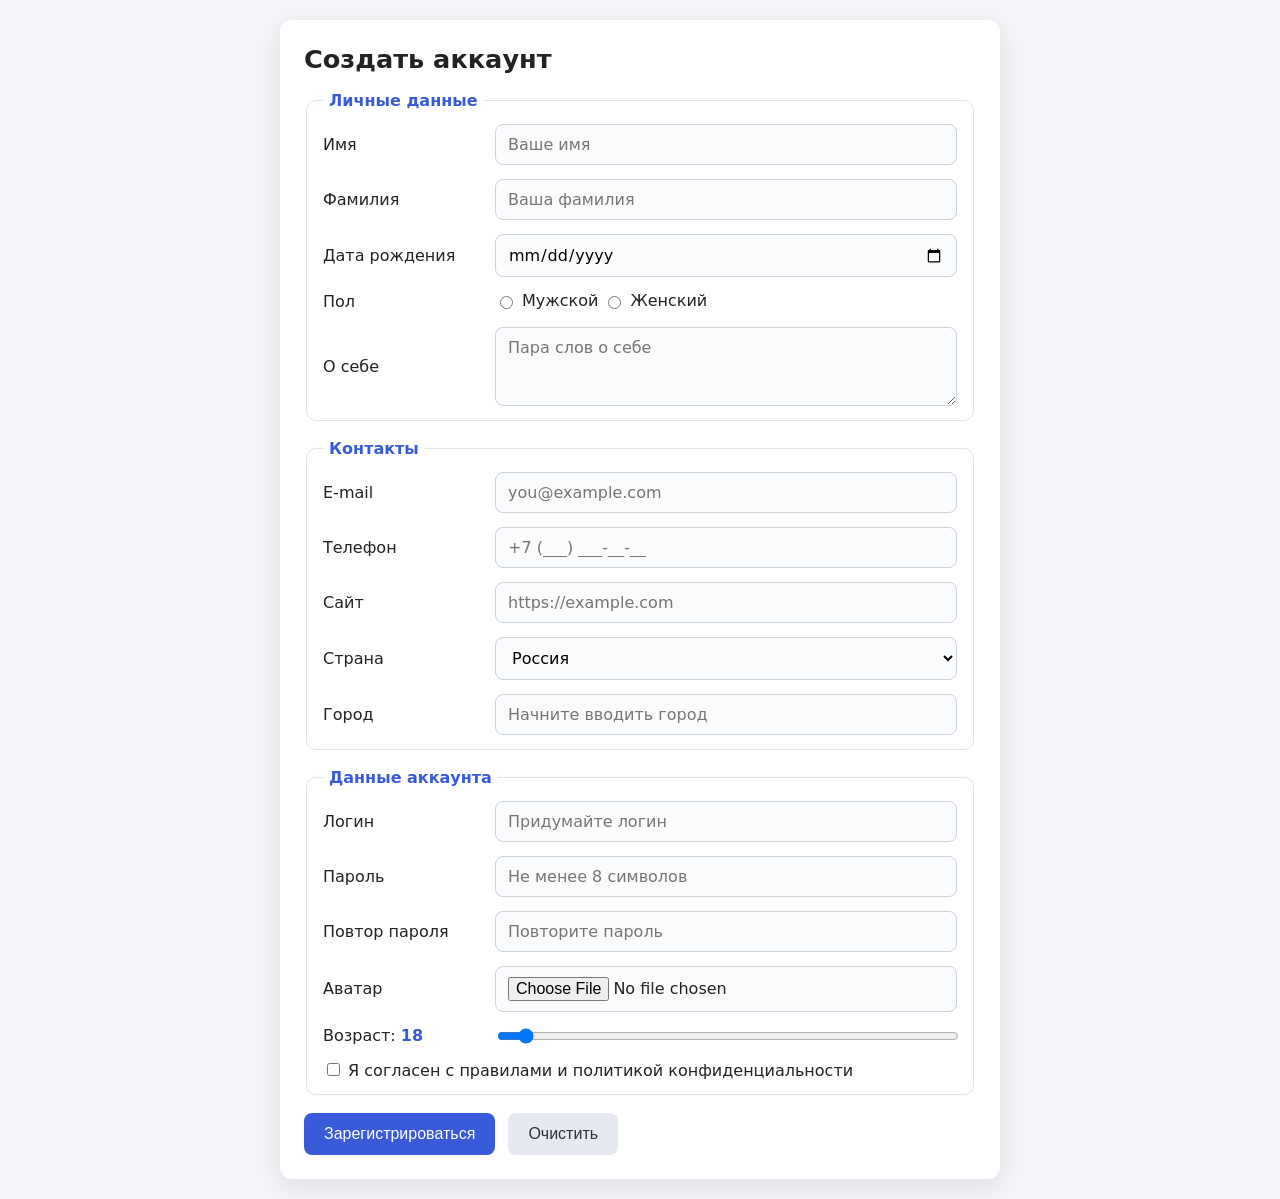
<file: LAB_3/index.html>
<!DOCTYPE html>
<html lang="ru">
<head>
  <meta charset="UTF-8">
  <meta name="viewport" content="width=device-width, initial-scale=1">
  <title>Регистрация в соцсети</title>
  <link rel="stylesheet" href="style.css">
</head>
<body>

<form class="reg-form" id="regForm" novalidate>
  <h1>Создать аккаунт</h1>

  <fieldset>
    <legend>Личные данные</legend>

    <div class="field">
      <label for="name">Имя</label>
      <input type="text" id="name" name="name" placeholder="Ваше имя" required>
    </div>

    <div class="field">
      <label for="surname">Фамилия</label>
      <input type="text" id="surname" name="surname" placeholder="Ваша фамилия" required>
    </div>

    <div class="field">
      <label for="birth">Дата рождения</label>
      <input type="date" id="birth" name="birth" placeholder="Дата рождения">
    </div>

    <div class="field">
      <label for="gender">Пол</label>
      <div class="radio-group">
        <label><input type="radio" name="gender" value="m"> Мужской</label>
        <label><input type="radio" name="gender" value="f"> Женский</label>
      </div>
    </div>

    <div class="field">
      <label for="bio">О себе</label>
      <textarea id="bio" name="bio" rows="3" placeholder="Пара слов о себе"></textarea>
    </div>
  </fieldset>

  <fieldset>
    <legend>Контакты</legend>

    <div class="field">
      <label for="email">E-mail</label>
      <input type="email" id="email" name="email" placeholder="you@example.com" required>
    </div>

    <div class="field">
      <label for="phone">Телефон</label>
      <input type="tel" id="phone" name="phone" placeholder="+7 (___) ___-__-__">
    </div>

    <div class="field">
      <label for="site">Сайт</label>
      <input type="url" id="site" name="site" placeholder="https://example.com">
    </div>

    <div class="field">
      <label for="country">Страна</label>
      <select id="country" name="country">
        <optgroup label="СНГ">
          <option value="ru">Россия</option>
          <option value="kz">Казахстан</option>
          <option value="by">Беларусь</option>
        </optgroup>
        <optgroup label="Другие">
          <option value="us">США</option>
          <option value="de">Германия</option>
        </optgroup>
      </select>
    </div>

    <div class="field">
      <label for="city">Город</label>
      <input type="text" id="city" name="city" list="cities" placeholder="Начните вводить город">
      <datalist id="cities">
        <option value="Москва">
        <option value="Санкт-Петербург">
        <option value="Казань">
        <option value="Новосибирск">
      </datalist>
    </div>
  </fieldset>

  <fieldset>
    <legend>Данные аккаунта</legend>

    <div class="field">
      <label for="login">Логин</label>
      <input type="text" id="login" name="login" placeholder="Придумайте логин" required>
    </div>

    <div class="field">
      <label for="pass">Пароль</label>
      <input type="password" id="pass" name="pass" placeholder="Не менее 8 символов" required>
    </div>

    <div class="field">
      <label for="pass2">Повтор пароля</label>
      <input type="password" id="pass2" name="pass2" placeholder="Повторите пароль" required>
    </div>

    <div class="field">
      <label for="avatar">Аватар</label>
      <input type="file" id="avatar" name="avatar" accept="image/*">
    </div>

    <div class="field">
      <label for="age">Возраст: <output id="ageOut" for="age">18</output></label>
      <input type="range" id="age" name="age" min="14" max="99" value="18">
    </div>

    <div class="field checkbox">
      <label>
        <input type="checkbox" name="agree" required>
        Я согласен с правилами и политикой конфиденциальности
      </label>
    </div>
  </fieldset>

  <button type="submit">Зарегистрироваться</button>
  <button type="reset" class="secondary">Очистить</button>
</form>

<script>
  const age = document.getElementById('age');
  const out = document.getElementById('ageOut');
  age.addEventListener('input', () => out.value = age.value);
</script>
</body>
</html>
</file>
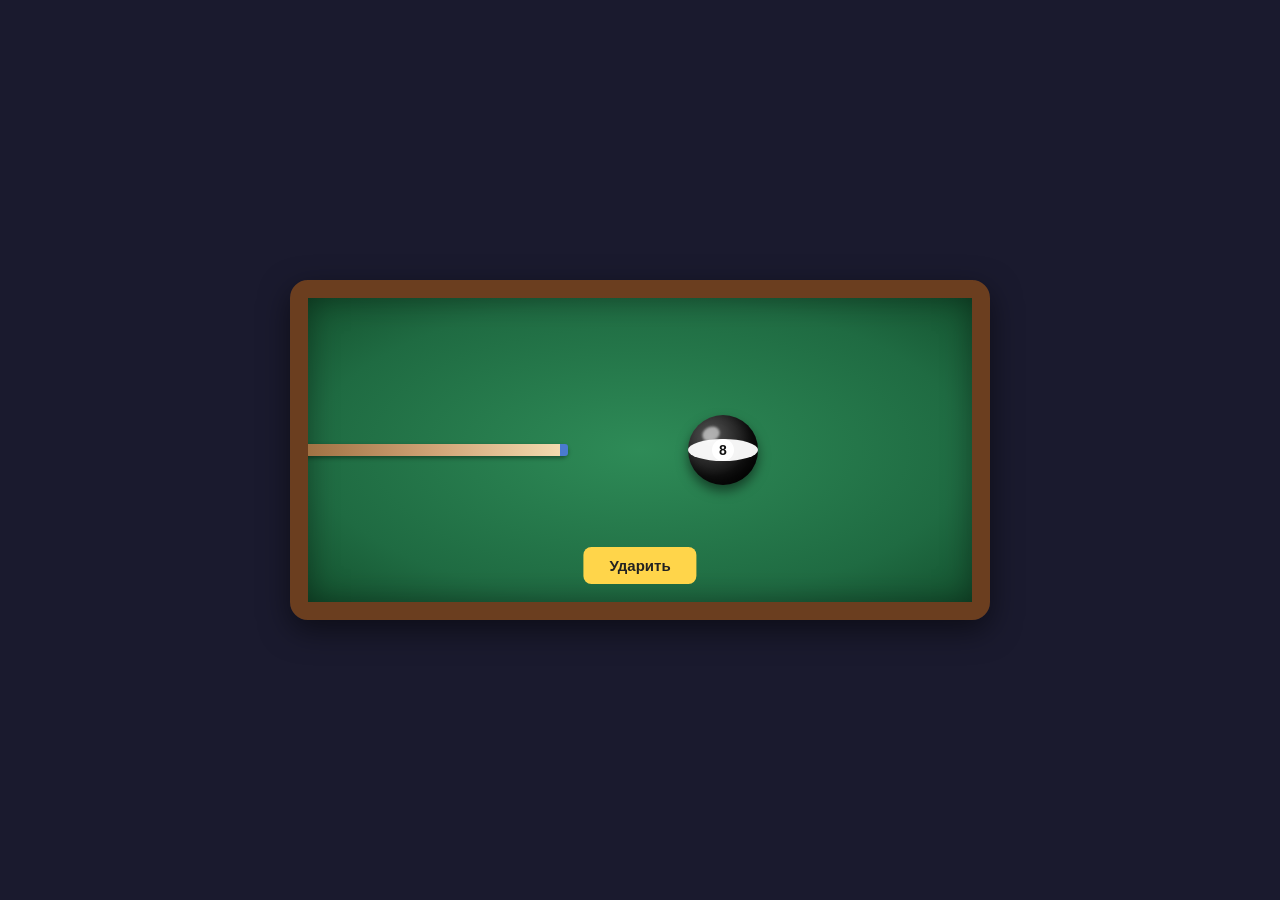
<file: LAB_4/ex_2/index.html>
<!DOCTYPE html>
<html lang="ru">
<head>
  <meta charset="UTF-8">
  <title>Удар по бильярдному шару</title>
  <link rel="stylesheet" href="billiard.css">
</head>
<body>
  <div class="table">
    <div class="cue" id="cue"></div>
    <div class="ball" id="ball">
      <span class="stripe"></span>
      <span class="number">8</span>
      <span class="shine"></span>
    </div>
    <button class="hit-btn" onclick="hit()">Ударить</button>
  </div>

  <script>
    function hit() {
      const ball = document.getElementById('ball');
      const cue  = document.getElementById('cue');
      ball.classList.remove('roll');
      cue.classList.remove('strike');
      // перезапуск анимации
      void ball.offsetWidth;
      ball.classList.add('roll');
      cue.classList.add('strike');
    }
  </script>
</body>
</html>
</file>
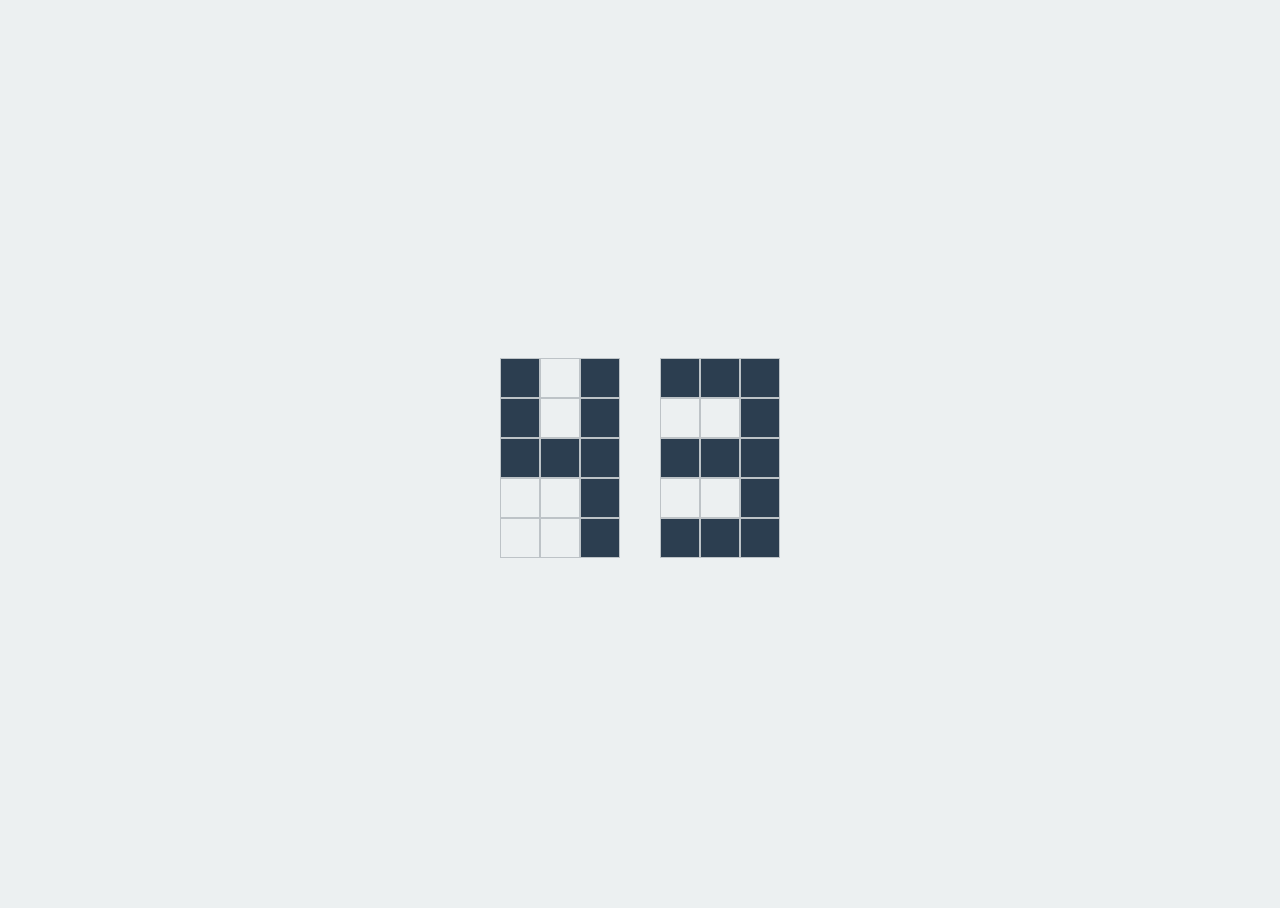
<file: LAB_2/task1.html>
<!DOCTYPE html>
<html lang="ru">
<head>
    <meta charset="UTF-8">
    <meta name="viewport" content="width=device-width, initial-scale=1.0">
    <title>Задание 1 — Цифры 4 и 3</title>
    <style>
        /* Единственный цвет — #2c3e50 */
        /* Свойства margin, padding, position, left/top/right/bottom запрещены */

        html, body {
            height: 100%;
        }

        body {
            display: flex;
            justify-content: center;
            align-items: center;
            min-height: 100vh;
            background-color: #ecf0f1;
        }

        /* Контейнер для двух цифр */
        .digits {
            display: flex;
            flex-direction: row;
            gap: 40px; /* gap разрешён, это не margin/padding */
        }

        /* Одна цифра — колонка из 5 строк */
        .digit {
            display: flex;
            flex-direction: column;
        }

        /* Строка — 3 квадрата */
        .row {
            display: flex;
            flex-direction: row;
        }

        /* Квадратная ячейка */
        .cell {
            width: 40px;
            height: 40px;
            box-sizing: border-box;
            border: 1px solid #bdc3c7; /* тонкая сетка, чтобы видеть пустые клетки */
        }

        /* Закрашенная клетка — единственный цвет */
        .filled {
            background-color: #2c3e50;
        }

        /* Пустая клетка — прозрачная */
        .empty {
            background-color: transparent;
        }
    </style>
</head>
<body>
    <div class="digits">

        <!-- ЦИФРА 4 -->
        <div class="digit">
            <div class="row">
                <div class="cell filled"></div>
                <div class="cell empty"></div>
                <div class="cell filled"></div>
            </div>
            <div class="row">
                <div class="cell filled"></div>
                <div class="cell empty"></div>
                <div class="cell filled"></div>
            </div>
            <div class="row">
                <div class="cell filled"></div>
                <div class="cell filled"></div>
                <div class="cell filled"></div>
            </div>
            <div class="row">
                <div class="cell empty"></div>
                <div class="cell empty"></div>
                <div class="cell filled"></div>
            </div>
            <div class="row">
                <div class="cell empty"></div>
                <div class="cell empty"></div>
                <div class="cell filled"></div>
            </div>
        </div>

        <!-- ЦИФРА 3 -->
        <div class="digit">
            <div class="row">
                <div class="cell filled"></div>
                <div class="cell filled"></div>
                <div class="cell filled"></div>
            </div>
            <div class="row">
                <div class="cell empty"></div>
                <div class="cell empty"></div>
                <div class="cell filled"></div>
            </div>
            <div class="row">
                <div class="cell filled"></div>
                <div class="cell filled"></div>
                <div class="cell filled"></div>
            </div>
            <div class="row">
                <div class="cell empty"></div>
                <div class="cell empty"></div>
                <div class="cell filled"></div>
            </div>
            <div class="row">
                <div class="cell filled"></div>
                <div class="cell filled"></div>
                <div class="cell filled"></div>
            </div>
        </div>

    </div>
</body>
</html>
</file>
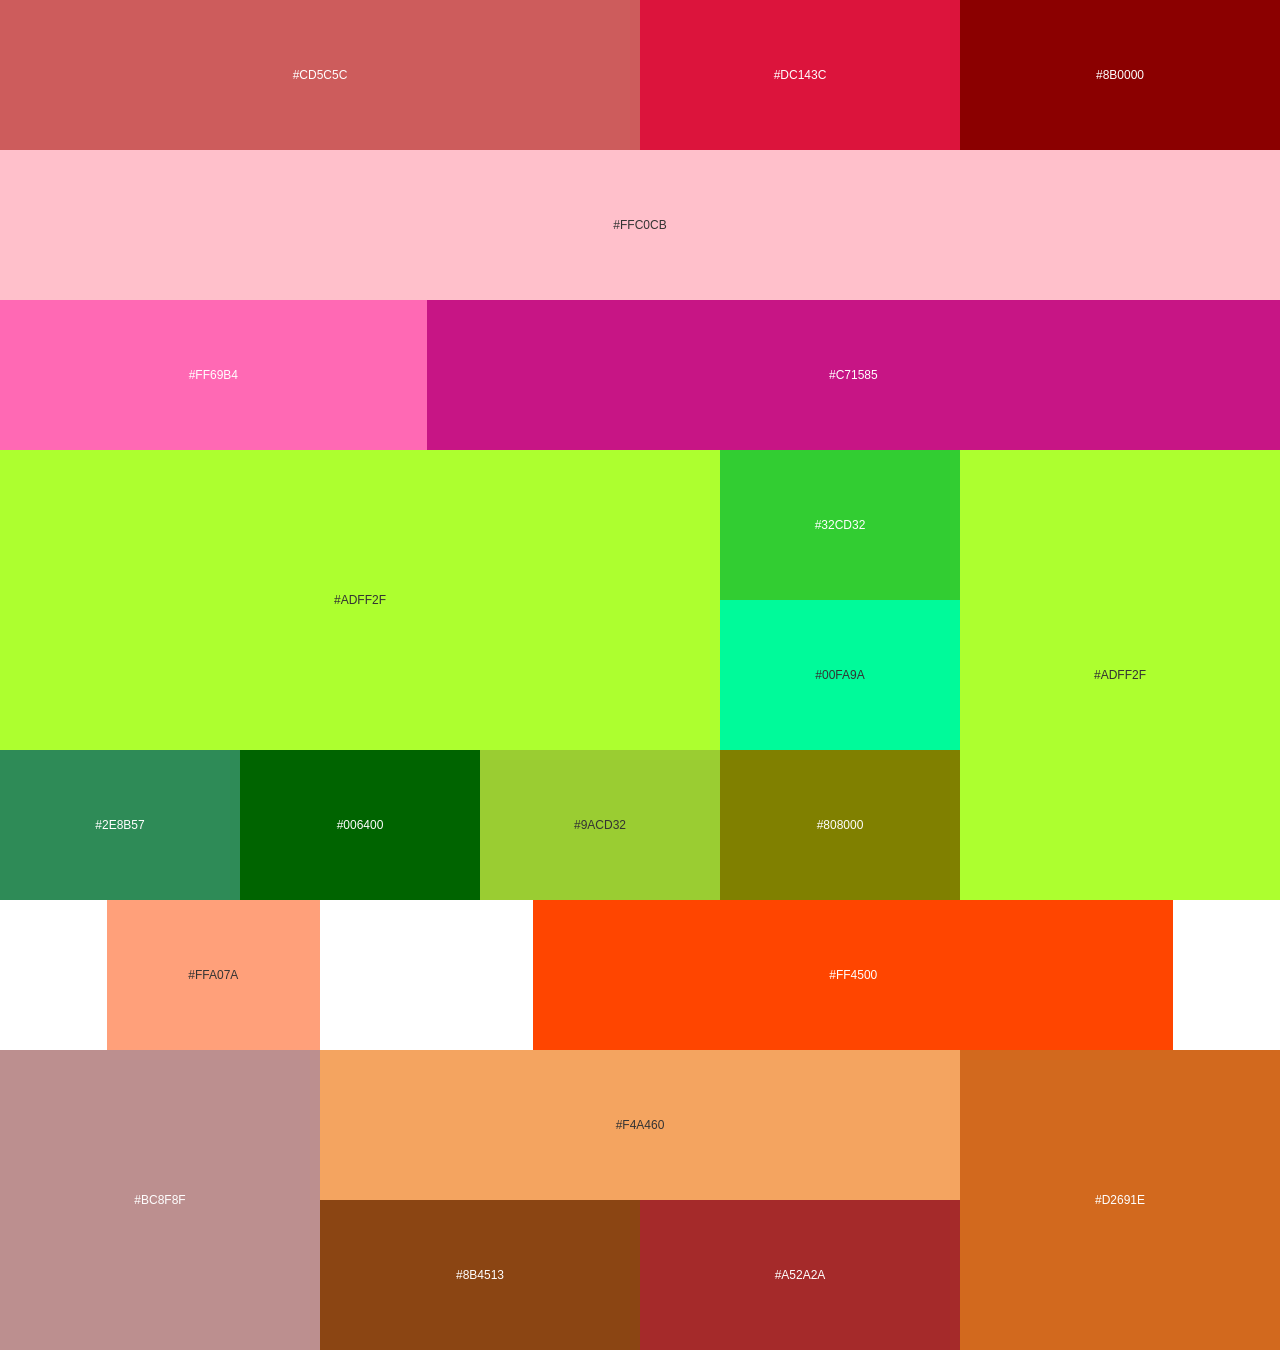
<file: LAB_2/task2.html>
<!DOCTYPE html>
<html lang="ru">
<head>
    <meta charset="UTF-8">
    <meta name="viewport" content="width=device-width, initial-scale=1.0">
    <title>Задание 2 — Вариант 1</title>
    <style>
        * {
            box-sizing: border-box;
            margin: 0;
            padding: 0;
        }

        body {
            font-family: Arial, sans-serif;
            background: #fff;
        }

        /* Каждая полоса — горизонтальный блок */
        .strip {
            display: flex;
            flex-wrap: wrap;
            width: 100%;
        }

        /* Базовая ячейка */
        .cell {
            display: flex;
            justify-content: center;
            align-items: center;
            color: #fff;
            font-size: 12px;
            text-align: center;
            word-break: break-all;
            height: 150px;
        }

        /* Высокие ячейки */
        .h-2 { height: 300px; }
        .h-3 { height: 450px; }

        /* Колонка для вложенных ячеек */
        .col {
            display: flex;
            flex-direction: column;
            width: 100%;
        }

        .col-row {
            display: flex;
            flex-wrap: wrap;
            width: 100%;
        }

        /* ========================================= */
        /* 12-КОЛОНОЧНАЯ СЕТКА (общая для всех)      */
        /* ========================================= */
        .c-1  { width: 8.333%; }
        .c-2  { width: 16.666%; }
        .c-3  { width: 25%; }
        .c-4  { width: 33.333%; }
        .c-5  { width: 41.666%; }
        .c-6  { width: 50%; }
        .c-7  { width: 58.333%; }
        .c-8  { width: 66.666%; }
        .c-9  { width: 75%; }
        .c-10 { width: 83.333%; }
        .c-11 { width: 91.666%; }
        .c-12 { width: 100%; }

        /* ========================================= */
        /* ЦВЕТА                                     */
        /* ========================================= */
        .bg-cd5c5c { background: #CD5C5C; }
        .bg-dc143c { background: #DC143C; }
        .bg-8b0000 { background: #8B0000; }
        .bg-ffc0cb { background: #FFC0CB; color: #333; }
        .bg-ff69b4 { background: #FF69B4; }
        .bg-c71585 { background: #C71585; }
        .bg-adff2f { background: #ADFF2F; color: #333; }
        .bg-00ff00 { background: #00FF00; color: #333; }
        .bg-32cd32 { background: #32CD32; }
        .bg-00fa9a { background: #00FA9A; color: #333; }
        .bg-2e8b57 { background: #2E8B57; }
        .bg-006400 { background: #006400; }
        .bg-9acd32 { background: #9ACD32; color: #333; }
        .bg-808000 { background: #808000; }
        .bg-66cdaa { background: #66CDAA; color: #333; }
        .bg-556b2f { background: #556B2F; }
        .bg-008080 { background: #008080; }
        .bg-ffa07a { background: #FFA07A; color: #333; }
        .bg-ff4500 { background: #FF4500; }
        .bg-bc8f8f { background: #BC8F8F; }
        .bg-f4a460 { background: #F4A460; color: #333; }
        .bg-d2691e { background: #D2691E; }
        .bg-8b4513 { background: #8B4513; }
        .bg-a52a2a { background: #A52A2A; }
    </style>
</head>
<body>

    <!-- ПОЛОСА 1-->
    <div class="strip">
        <div class="cell bg-cd5c5c c-6">#CD5C5C</div>
        <div class="cell bg-dc143c c-3">#DC143C</div>
        <div class="cell bg-8b0000 c-3">#8B0000</div>
    </div>

    <!-- ПОЛОСА 2 -->
    <div class="strip">
        <div class="cell bg-ffc0cb c-12">#FFC0CB</div>
    </div>

    <!-- ПОЛОСА 3 -->
    <div class="strip">
        <div class="cell bg-ff69b4 c-4">#FF69B4</div>
        <div class="cell bg-c71585 c-8">#C71585</div>
    </div>

    <!-- ПОЛОСА 4-6 -->
    <div class="strip" style="display: flex; flex-wrap: nowrap;">

        <div class="col" style="width: 75%;">
            <div style="display: flex; flex-wrap: nowrap; width: 100%;">
                <div class="cell bg-adff2f" style="width: 75%; height: 300px;">#ADFF2F</div>
                <div class="col" style="width: 25%;">
                    <div class="cell bg-32cd32" style="width: 100%;">#32CD32</div>
                    <div class="cell bg-00fa9a" style="width: 100%;">#00FA9A</div>
                </div>
            </div>
            <div style="display: flex; flex-wrap: nowrap; width: 100%;">
                <div class="cell bg-2e8b57" style="width: 25%;">#2E8B57</div>
                <div class="cell bg-006400" style="width: 25%;">#006400</div>
                <div class="cell bg-9acd32" style="width: 25%;">#9ACD32</div>
                <div class="cell bg-808000" style="width: 25%;">#808000</div>
            </div>

        </div>

        <div class="col" style="width: 25%;">
            <div class="cell bg-adff2f" style="width: 100%; height: 450px;">#ADFF2F</div>
        </div>

    </div>

    <!-- ПОЛОСА 7 -->
    <div class="strip">
        <div class="cell c-1" style="background: transparent;"></div>
        <div class="cell bg-ffa07a c-2">#FFA07A</div>
        <div class="cell c-2" style="background: transparent;"></div>
        <div class="cell bg-ff4500 c-6">#FF4500</div>
        <div class="cell c-1" style="background: transparent;"></div>
    </div>

    <!-- ПОЛОСА 8-9 -->
    <div class="strip" style="display: flex; flex-wrap: nowrap;">
        <div class="cell bg-bc8f8f" style="width: 25%; height: 300px;">#BC8F8F</div>
        <div class="col" style="width: 50%;">
            <div class="cell bg-f4a460" style="width: 100%;">#F4A460</div>
            <div style="display: flex; flex-wrap: nowrap; width: 100%;">
                <div class="cell bg-8b4513" style="width: 50%;">#8B4513</div>
                <div class="cell bg-a52a2a" style="width: 50%;">#A52A2A</div>
            </div>
        </div>
        <div class="cell bg-d2691e" style="width: 25%; height: 300px;">#D2691E</div>
    </div>
</body>
</html>
</file>
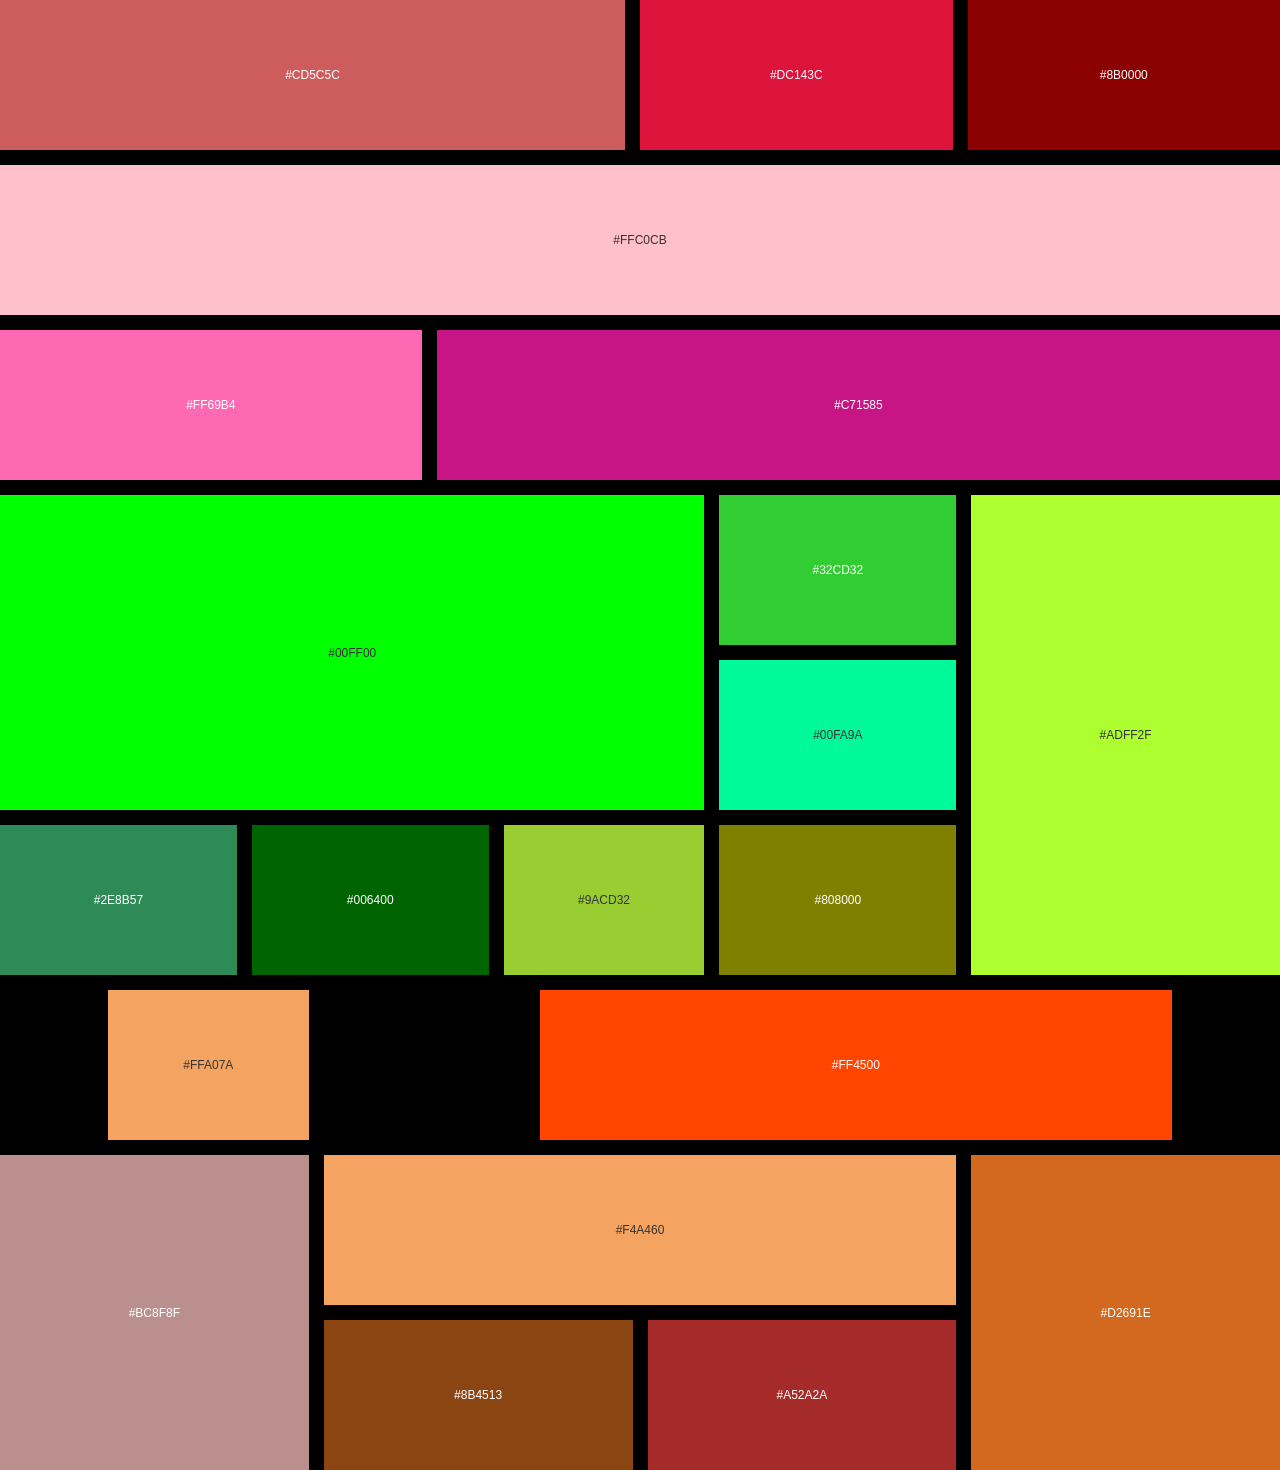
<file: LAB_2_исправленная/task__2.html>
<!DOCTYPE html>
<html lang="ru">
<head>
  <meta charset="UTF-8">
  <meta name="viewport" content="width=device-width, initial-scale=1">
  <title>Задание 2 — Вариант 1</title>
  <link rel="stylesheet" href="TASKK.css">
</head>
<body>
  <div class="layout">
    <div class="strip b0">
      <div class="cell bg-cd5c5c n10">#CD5C5C</div>
      <div class="cell bg-dc143c n11">#DC143C</div>
      <div class="cell bg-8b0000 n12">#8B0000</div>
    </div>
    <div class="strip b1">
      <div class="cell bg-ffc0cb n20">#FFC0CB</div>
    </div>
    <div class="strip b2">
      <div class="cell bg-ff69b4 n21">#FF69B4</div>
      <div class="cell bg-c71585 n22">#C71585</div>
    </div>
    <div class="strip b3">
      <div class="col col-75">
        <div class="row row-75-25">
          <div class="cell bg-00ff00 n30">#00FF00</div>
          <div class="col col-25">
            <div class="cell bg-32cd32 n31">#32CD32</div>
            <div class="cell bg-00fa9a n32">#00FA9A</div>
            <div class="cell bg-9acd32 n33">#9ACD32</div>
          </div>
        </div>
        <div class="row row-4">
          <div class="cell bg-2e8b57 n34">#2E8B57</div>
          <div class="cell bg-006400 n35">#006400</div>
          <div class="cell bg-808000 n36">#808000</div>
        </div>
      </div>
      <div class="col col-25">
        <div class="cell bg-adff2f n37">#ADFF2F</div>
      </div>
    </div>
    <div class="strip b4">
      <div class="cell empty c-1"></div>
      <div class="cell bg-ffa07a c-2 n40">#FFA07A</div>
      <div class="cell empty c-2"></div>
      <div class="cell bg-ff4500 c-6 n41">#FF4500</div>
      <div class="cell empty c-1"></div>
    </div>
    <div class="strip b5">
      <div class="cell bg-bc8f8f n50">#BC8F8F</div>
      <div class="col col-50">
        <div class="cell bg-f4a460 n51">#F4A460</div>
        <div class="row row-2">
          <div class="cell bg-8b4513 n52">#8B4513</div>
          <div class="cell bg-a52a2a n53">#A52A2A</div>
        </div>
      </div>
      <div class="cell bg-d2691e n54">#D2691E</div>
    </div>

  </div>
</body>
</html>
</file>
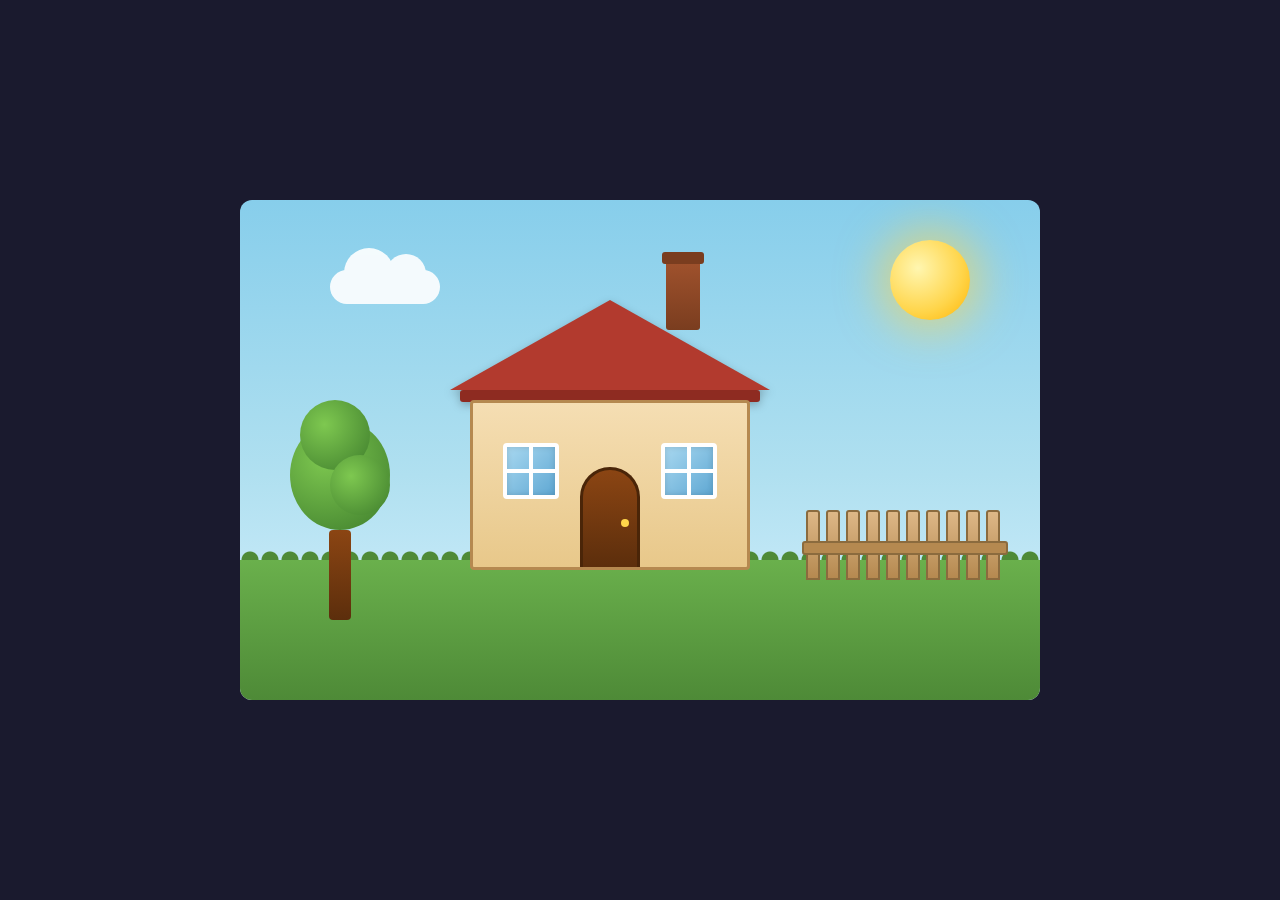
<file: LAB_4/ex_1/home.html>
<!DOCTYPE html>
<html lang="ru">
<head>
  <meta charset="UTF-8">
  <title>Домик в деревне</title>
  <link rel="stylesheet" href="house.css">
</head>
<body>
  <div class="scene">
    <div class="sun"></div>
    <div class="cloud cloud-1"></div>
    <div class="cloud cloud-2"></div>

    <div class="ground"></div>

    <div class="tree">
      <div class="crown crown-1"></div>
      <div class="crown crown-2"></div>
      <div class="crown crown-3"></div>
      <div class="trunk"></div>
    </div>

    <div class="fence">
      <span></span><span></span><span></span><span></span><span></span>
      <span></span><span></span><span></span><span></span><span></span>
    </div>

    <div class="house">
      <div class="roof"></div>
      <div class="chimney">
        <div class="smoke"></div>
      </div>
      <div class="wall">
        <div class="window window-left">
          <div class="window-cross-h"></div>
          <div class="window-cross-v"></div>
        </div>
        <div class="window window-right">
          <div class="window-cross-h"></div>
          <div class="window-cross-v"></div>
        </div>
        <div class="door">
          <div class="handle"></div>
        </div>
      </div>
    </div>
    
    <!-- Трава поверх земли (зубчики) -->
    <div class="grass"></div>
  </div>
</body>
</html>
</file>
<file: LAB_3/style.css>
* { box-sizing: border-box; }

body {
  font-family: system-ui, Arial, sans-serif;
  background: #f2f4f8;
  margin: 0;
  padding: 20px;
  color: #222;
}

.reg-form {
  max-width: 720px;
  margin: 0 auto;
  background: #fff;
  padding: 24px;
  border-radius: 12px;
  box-shadow: 0 8px 24px rgba(0,0,0,.08);
}

h1 { margin-top: 0; font-size: 1.6rem; }

fieldset {
  border: 1px solid #dfe3ea;
  border-radius: 10px;
  margin-bottom: 18px;
  padding: 14px 16px;
}

legend { padding: 0 6px; font-weight: 600; color: #3a5bd9; }

.field { margin-bottom: 14px; }

@media (min-width: 641px) {
  .field {
    display: grid;
    grid-template-columns: 160px 1fr;
    align-items: center;
    gap: 12px;
  }
  .field label { font-weight: 500; }
  .field.checkbox { grid-template-columns: 1fr; }

  input[type="text"],
  input[type="email"],
  input[type="tel"],
  input[type="password"],
  input[type="date"],
  input[type="url"],
  input[type="file"],
  select,
  textarea {
    width: 100%;
    padding: 10px 12px;
    border: 1px solid #cdd3dd;
    border-radius: 8px;
    font: inherit;
    background: #fafbfd;
  }
}

@media (max-width: 640px) {
  .reg-form { padding: 16px; }

  .field > label:not(.checkbox label):not(.radio-group label) {
    display: none;
  }
  .field.checkbox > label { display: block; }

  input, select, textarea {
    width: 100%;
    padding: 12px 14px;
    border: 1px solid #cdd3dd;
    border-radius: 8px;
    font: inherit;
    font-size: 16px; /* чтобы iOS не зумил */
    background: #fafbfd;
    margin-top: 4px;
  }

  .radio-group { display: flex; gap: 16px; margin-top: 6px; }
}

.radio-group label { display: inline-flex; align-items: center; gap: 6px; font-weight: 400; }

input:focus, select:focus, textarea:focus {
  outline: 2px solid #3a5bd9;
  outline-offset: 1px;
}

button {
  padding: 12px 20px;
  border: none;
  border-radius: 8px;
  background: #3a5bd9;
  color: #fff;
  font-size: 1rem;
  cursor: pointer;
  margin-right: 8px;
}
button.secondary { background: #e6e9f2; color: #333; }
button:hover { filter: brightness(1.05); }

input[type="range"] { width: 100%; }
output { font-weight: 600; color: #3a5bd9; }

fieldset .field:last-child { margin-bottom: 0; }
</file>
<file: LAB_4/ex_2/billiard.css>
* { box-sizing: border-box; margin: 0; padding: 0; }

body {
  display: flex;
  justify-content: center;
  align-items: center;
  min-height: 100vh;
  background: #1a1a2e;
}

.table {
  position: relative;
  width: 700px;
  height: 340px;
  background: radial-gradient(ellipse at center, #2e8b57 0%, #1f6b42 70%, #14522f 100%);
  border: 18px solid #6b3e1f;
  border-radius: 18px;
  box-shadow: inset 0 0 30px rgba(0,0,0,.4), 0 10px 30px rgba(0,0,0,.5);
  overflow: hidden;
}

.cue {
  position: absolute;
  top: 50%;
  left: 60px;
  width: 320px;
  height: 12px;
  background: linear-gradient(90deg, #8b5a2b 0%, #d2a679 60%, #f5deb3 100%);
  border-radius: 6px;
  transform: translateY(-50%) translateX(-120px);
  box-shadow: 0 2px 4px rgba(0,0,0,.4);
}

.cue::before {
  content: "";
  position: absolute;
  right: 0;
  top: 50%;
  transform: translateY(-50%);
  width: 8px;
  height: 12px;
  background: #4a7bd0;
  border-radius: 0 3px 3px 0;
}

.cue.strike {
  animation: cueStrike 1.4s ease-out forwards;
}

@keyframes cueStrike {
  0%   { transform: translateY(-50%) translateX(-120px); }
  30%  { transform: translateY(-50%) translateX(0); }
  45%  { transform: translateY(-50%) translateX(0); }
  100% { transform: translateY(-50%) translateX(-120px); }
}

.ball {
  position: absolute;
  top: 50%;
  left: 380px;
  width: 70px;
  height: 70px;
  border-radius: 50%;
  background: radial-gradient(circle at 32% 30%, #555 0%, #111 60%, #000 100%);
  transform: translateY(-50%);
  box-shadow: 0 6px 12px rgba(0,0,0,.5), inset -6px -6px 12px rgba(0,0,0,.6);
  z-index: 2;
}

.ball .stripe {
  position: absolute;
  top: 50%;
  left: 50%;
  transform: translate(-50%, -50%);
  width: 100%;
  height: 22px;
  background: #fff;
  border-radius: 50%;
  opacity: .95;
}

.ball .number {
  position: absolute;
  top: 50%;
  left: 50%;
  transform: translate(-50%, -50%);
  width: 22px;
  height: 22px;
  background: #fff;
  border-radius: 50%;
  color: #111;
  font: bold 14px/22px Arial, sans-serif;
  text-align: center;
  z-index: 2;
}

.ball .shine {
  position: absolute;
  top: 12px;
  left: 14px;
  width: 18px;
  height: 14px;
  background: rgba(255,255,255,.55);
  border-radius: 50%;
  filter: blur(1px);
  transform: rotate(-25deg);
}

.ball.roll {
  animation: ballRoll 1.4s cubic-bezier(.2, .6, .4, 1) forwards;
}

@keyframes ballRoll {
  0%   { left: 380px; transform: translateY(-50%) rotate(0deg); }
  30%  { left: 380px; transform: translateY(-50%) rotate(0deg); }
  90%  { left: 600px; transform: translateY(-50%) rotate(1440deg); }
  100% { left: 600px; transform: translateY(-50%) rotate(1440deg); }
}

.hit-btn {
  position: absolute;
  bottom: 18px;
  left: 50%;
  transform: translateX(-50%);
  padding: 10px 26px;
  background: #ffd54a;
  color: #222;
  border: none;
  border-radius: 8px;
  font: bold 15px Arial, sans-serif;
  cursor: pointer;
  transition: transform .15s, background .15s;
}
.hit-btn:hover  { background: #ffe680; transform: translateX(-50%) scale(1.05); }
.hit-btn:active { transform: translateX(-50%) scale(.95); }
</file>
<file: LAB_2_исправленная/TASKK.css>
*, *::before, *::after { box-sizing: border-box; }
body { margin: 0; background: #000; font: 16px Arial, sans-serif; }

.layout { display: flex; flex-direction: column; width: 100%; }

.cell {
  display: flex;
  justify-content: center;
  align-items: center;
  color: #fff;
  font-size: 12px;
  text-align: center;
  word-break: break-all;
  width: 100%;
  height: 100%;
}

.bg-cd5c5c { background: #CD5C5C; }
.bg-dc143c { background: #DC143C; }
.bg-8b0000 { background: #8B0000; }
.bg-ffc0cb { background: #FFC0CB; color: #333; }
.bg-ff69b4 { background: #FF69B4; }
.bg-c71585 { background: #C71585; }
.bg-adff2f { background: #ADFF2F; color: #333; }
.bg-00ff00 { background: #00FF00; color: #333; }
.bg-32cd32 { background: #32CD32; }
.bg-00fa9a { background: #00FA9A; color: #333; }
.bg-2e8b57 { background: #2E8B57; }
.bg-006400 { background: #006400; }
.bg-9acd32 { background: #9ACD32; color: #333; }
.bg-808000 { background: #808000; }
.bg-ffa07a { background: #FFA07A; color: #333; }
.bg-ff4500 { background: #FF4500; }
.bg-bc8f8f { background: #BC8F8F; }
.bg-f4a460 { background: #F4A460; color: #333; }
.bg-d2691e { background: #D2691E; }
.bg-8b4513 { background: #8B4513; }
.bg-a52a2a { background: #A52A2A; }

@media (min-width: 1200px) {
  .b0 { display: grid; grid-template-columns: 6fr 3fr 3fr; gap: 15px; height: 150px; margin-bottom: 15px; }
  .b1 { display: grid; grid-template-columns: 12fr; gap: 15px; height: 150px; margin-bottom: 15px; }
  .b2 { display: grid; grid-template-columns: 4fr 8fr; gap: 15px; height: 150px; margin-bottom: 15px; }

  .b3 { 
    display: grid; 
    grid-template-columns: repeat(36, 1fr); 
    grid-template-rows: repeat(3, 150px); 
    gap: 15px; 
    margin-bottom: 15px; 
  }
  
  .b3 .n30 { grid-column: 1 / 21; grid-row: 1 / 3; } 
  .b3 .n34 { grid-column: 1 / 8;  grid-row: 3 / 4; }
  .b3 .n35 { grid-column: 8 / 15; grid-row: 3 / 4; }
  .b3 .n33 { grid-column: 15 / 21; grid-row: 3 / 4; } 
  .b3 .n31 { grid-column: 21 / 28; grid-row: 1 / 2; } 
  .b3 .n32 { grid-column: 21 / 28; grid-row: 2 / 3; } 
  .b3 .n36 { grid-column: 21 / 28; grid-row: 3 / 4; } 
  .b3 .n37 { grid-column: 28 / 37; grid-row: 1 / 4; } 

  .b4 { display: grid; grid-template-columns: repeat(12, 1fr); gap: 15px; height: 150px; margin-bottom: 15px; }
  .b4 .n40 { grid-column: 2 / 4; background: #F4A460; }
  .b4 .n41 { grid-column: 6 / 12; }

  .b5 { display: grid; grid-template-columns: repeat(12, 1fr); grid-template-rows: repeat(2, 150px); gap: 15px; }
  .b5 .n50 { grid-column: 1 / 4; grid-row: 1 / 3; } 
  .b5 .n51 { grid-column: 4 / 10; grid-row: 1 / 2; } 
  .b5 .n52 { grid-column: 4 / 7; grid-row: 2 / 3; } 
  .b5 .n53 { grid-column: 7 / 10; grid-row: 2 / 3; } 
  .b5 .n54 { grid-column: 10 / 13; grid-row: 1 / 3; } 

  .b3 .col-75, .b3 .col-25, .b3 .row-75-25, .b3 .row-4, .b3 .row-75-25 > .col-25,
  .b4 .empty, .b5 .col-50, .b5 .row-2 { display: contents; }
}

@media (min-width: 768px) and (max-width: 1199px) {
  .strip { display: block; margin-bottom: 15px; }
  .cell { width: 100% !important; height: 100%; font-size: 11px; }
  
  .b3 .col-75, .b3 .col-25, .b3 .row-75-25, .b3 .row-4, .b3 .row-75-25 > .col-25,
  .b4 .empty, .b5 .col-50, .b5 .row-2 { display: contents !important; }

  .b0 { display: grid; grid-template-columns: repeat(12, 1fr); gap: 15px; height: 120px; }
  .b0 .n10 { grid-column: 1 / 9; } 
  .b0 .n11 { grid-column: 9 / 11; } 
  .b0 .n12 { grid-column: 11 / 13; } 

  .b1 { display: grid; grid-template-columns: 1fr; gap: 15px; height: 120px; }
  .b1 .n20 { grid-column: 1 / 13; } 

  .b2 { display: grid; grid-template-columns: repeat(12, 1fr); gap: 15px; height: 120px; }
  .b2 .n21 { grid-column: 1 / 7; } 
  .b2 .n22 { grid-column: 7 / 13; } 

  .b3 { display: grid; grid-template-columns: repeat(12, 1fr); grid-template-rows: repeat(3, 120px); gap: 15px; height: auto; }
  .b3 .n30 { grid-column: 1 / 7; grid-row: 1 / 3; } 
  .b3 .n31 { grid-column: 7 / 10; grid-row: 1 / 2; } 
  .b3 .n32 { grid-column: 7 / 10; grid-row: 2 / 3; } 
  .b3 .n33 { grid-column: 7 / 10; grid-row: 3 / 4; } 
  .b3 .n37 { grid-column: 10 / 13; grid-row: 1 / 4; } 
  .b3 .n34 { grid-column: 1 / 4; grid-row: 3 / 4; } 
  .b3 .n35 { grid-column: 4 / 7; grid-row: 3 / 4; } 
  .b3 .n36 { display: none !important; } 

  .b4 { display: grid; grid-template-columns: repeat(12, 1fr); gap: 15px; height: 120px; }
  .b4 .n40 { grid-column: 1 / 4; background: #FFA07A; } 
  .b4 .n41 { grid-column: 4 / 13; } 

  .b5 { display: grid; grid-template-columns: repeat(12, 1fr); grid-template-rows: repeat(2, 120px); gap: 15px; height: auto; }
  .b5 .n50 { grid-column: 1 / 4; grid-row: 1 / 3; } 
  .b5 .n51 { grid-column: 4 / 7; grid-row: 1 / 3; } 
  .b5 .n52 { grid-column: 7 / 10; grid-row: 1 / 2; } 
  .b5 .n53 { grid-column: 7 / 10; grid-row: 2 / 3; } 
  .b5 .n54 { grid-column: 10 / 13; grid-row: 1 / 3; } 
}

@media (max-width: 767px) {
  .strip { display: block; margin-bottom: 10px; }
  .cell { width: 100% !important; height: 100%; font-size: 10px; }

  .b3 .col-75, .b3 .col-25, .b3 .row-75-25, .b3 .row-4, .b3 .row-75-25 > .col-25,
  .b4 .empty, .b5 .col-50, .b5 .row-2 { display: contents !important; }

  .b0 { display: grid; grid-template-columns: repeat(12, 1fr); gap: 10px; height: 90px; }
  .b0 .n10 { grid-column: 1 / 11; } 
  .b0 .n11 { display: none !important; } 
  .b0 .n12 { grid-column: 11 / 13; } 

  .b1 { display: grid; grid-template-columns: 1fr; gap: 10px; height: 180px; }
  .b1 .n20 { height: 100%; } 

  .b2 { display: grid; grid-template-columns: 1fr; gap: 10px; }
  .b2 .n21 { height: 90px; } 
  .b2 .n22 { height: 90px; } 

  .b3 { display: grid; grid-template-columns: repeat(12, 1fr); grid-template-rows: repeat(4, 90px); gap: 10px; margin-bottom: 10px; }
  .b3 .n30 { grid-column: 1 / 13; grid-row: 1 / 3; } 
  .b3 .n31 { grid-column: 1 / 7; grid-row: 3 / 4; } 
  .b3 .n32 { grid-column: 7 / 13; grid-row: 3 / 4; } 
  .b3 .n34 { grid-column: 1 / 7; grid-row: 4 / 5; } 
  .b3 .n35 { grid-column: 7 / 13; grid-row: 4 / 5; } 
  .b3 .n33 { display: none !important; }
  .b3 .n36 { display: none !important; }
  .b3 .n37 { display: none !important; }

  .b4 { display: grid; grid-template-columns: repeat(12, 1fr); gap: 10px; height: 90px; margin-bottom: 10px; }
  .b4 .n40 { grid-column: 1 / 7; background: #FFA07A; }
  .b4 .n41 { grid-column: 7 / 13; }

  .b5 { 
    display: grid; 
    grid-template-columns: repeat(12, 1fr); 
    grid-template-rows: 90px 90px 90px 90px 180px; 
    gap: 10px; 
    height: auto; 
  }
  .b5 .n50 { grid-column: 1 / 7; grid-row: 1 / 3; } 
  .b5 .n51 { grid-column: 7 / 13; grid-row: 1 / 3; } 
  .b5 .n54 { grid-column: 1 / 13; grid-row: 3 / 4; } 
  .b5 .n53 { grid-column: 1 / 13; grid-row: 4 / 5; } 
  .b5 .n52 { grid-column: 1 / 13; grid-row: 5 / 6; } 
}
</file>
<file: LAB_4/ex_1/house.css>
* { box-sizing: border-box; margin: 0; padding: 0; }

body {
  display: flex;
  justify-content: center;
  align-items: center;
  min-height: 100vh;
  background: #1a1a2e;
}

.scene {
  position: relative;
  width: 800px;
  height: 500px;
  overflow: hidden;
  border-radius: 12px;
  background: linear-gradient(#87ceeb 0%, #b0e0f0 55%, #d9f2ff 100%);
}

.sun {
  position: absolute;
  top: 40px;
  right: 70px;
  width: 80px;
  height: 80px;
  border-radius: 50%;
  background: radial-gradient(circle at 35% 35%, #fff6b0, #ffd54a 60%, #ffb300);
  box-shadow: 0 0 40px 12px rgba(255, 213, 74, .55);
}

.cloud {
  position: absolute;
  background: #fff;
  border-radius: 50px;
  opacity: .9;
}
.cloud::before,
.cloud::after {
  content: "";
  position: absolute;
  background: #fff;
  border-radius: 50%;
}
.cloud-1 { top: 70px; left: 90px; width: 110px; height: 34px; }
.cloud-1::before { width: 50px; height: 50px; top: -22px; left: 14px; }
.cloud-1::after  { width: 40px; height: 40px; top: -16px; left: 56px; }

.cloud-2 { top: 130px; left: 320px; width: 90px; height: 28px; transform: scale(.85); }
.cloud-2::before { width: 44px; height: 44px; top: -18px; left: 10px; }
.cloud-2::after  { width: 34px; height: 34px; top: -14px; left: 46px; }

.ground {
  position: absolute;
  bottom: 0;
  left: 0;
  width: 100%;
  height: 140px;
  background: linear-gradient(#6ab04c 0%, #4e8a37 100%);
  z-index: 1;
}

.grass {
  position: absolute;
  bottom: 140px;
  left: 0;
  width: 100%;
  height: 15px;
  background: radial-gradient(circle at 10px 15px, #4e8a37 8px, transparent 9px) repeat-x;
  background-size: 20px 20px;
  z-index: 2;
}

.tree {
  position: absolute;
  bottom: 80px;
  left: 40px;
  width: 120px;
  height: 220px;
  z-index: 3;
}
.trunk {
  position: absolute;
  bottom: 0;
  left: 50%;
  transform: translateX(-50%);
  width: 22px;
  height: 90px;
  background: linear-gradient(#8b4513, #5c2e0c);
  border-radius: 4px;
}
.crown {
  position: absolute;
  border-radius: 50%;
  background: radial-gradient(circle at 35% 35%, #7ec850, #3e7d2c);
}
.crown-1 { width: 100px; height: 110px; top: 20px;  left: 10px; }
.crown-2 { width: 70px; height: 70px; top: 0;     left: 20px; }
.crown-3 { width: 60px; height: 60px; top: 55px;  left: 50px; }

.fence {
  position: absolute;
  bottom: 120px;
  right: 40px;
  display: flex;
  gap: 6px;
  z-index: 3;
}
.fence span {
  width: 14px;
  height: 70px;
  background: linear-gradient(#deb887, #b58950);
  border-radius: 3px 3px 0 0;
  border: 2px solid #8b6b3e;
  position: relative;
}
.fence::after {
  content: "";
  position: absolute;
  bottom: 25px;
  left: -4px;
  width: calc(100% + 8px);
  height: 10px;
  background: #b58950;
  border: 2px solid #8b6b3e;
  border-radius: 3px;
}

.house {
  position: absolute;
  bottom: 130px;
  left: 230px;
  width: 280px;
  height: 200px;
  z-index: 4;
}

.wall {
  position: absolute;
  bottom: 0;
  left: 0;
  width: 280px;
  height: 170px;
  background: linear-gradient(#f5deb3 0%, #e8c88a 100%);
  border: 3px solid #b58950;
  border-radius: 4px;
}

.roof {
  position: absolute;
  top: -70px;
  left: -20px;
  width: 0;
  height: 0;
  border-left: 160px solid transparent;
  border-right: 160px solid transparent;
  border-bottom: 90px solid #b23a2e;
  filter: drop-shadow(0 3px 4px rgba(0,0,0,.25));
}
.roof::after {
  content: "";
  position: absolute;
  left: -150px;
  top: 90px;
  width: 300px;
  height: 12px;
  background: #8e2b21;
  border-radius: 3px;
}

.chimney {
  position: absolute;
  top: -110px;
  right: 50px;
  width: 34px;
  height: 70px;
  background: linear-gradient(#a0522d, #7a3d1f);
  border-radius: 3px;
}
.chimney::before {
  content: "";
  position: absolute;
  top: -8px;
  left: -4px;
  width: 42px;
  height: 12px;
  background: #7a3d1f;
  border-radius: 3px;
}

.window {
  position: absolute;
  top: 40px;
  width: 56px;
  height: 56px;
  background: linear-gradient(135deg, #a8d8f0, #5fa8d3);
  border: 4px solid #fff;
  border-radius: 4px;
  box-shadow: inset 0 0 6px rgba(0,0,0,.15);
}
.window-left  { left: 30px; }
.window-right { right: 30px; }

.window-cross-h,
.window-cross-v {
  position: absolute;
  background: #fff;
}
.window-cross-h { top: 50%; left: 0; width: 100%; height: 4px; transform: translateY(-50%); }
.window-cross-v { left: 50%; top: 0; height: 100%; width: 4px; transform: translateX(-50%); }

.door {
  position: absolute;
  bottom: 0;
  left: 50%;
  transform: translateX(-50%);
  width: 60px;
  height: 100px;
  background: linear-gradient(#8b4513, #5c2e0c);
  border: 3px solid #4a2508;
  border-bottom: none;
  border-radius: 30px 30px 0 0;
}
.handle {
  position: absolute;
  top: 50%;
  right: 8px;
  width: 8px;
  height: 8px;
  border-radius: 50%;
  background: #ffd54a;
}
</file>
